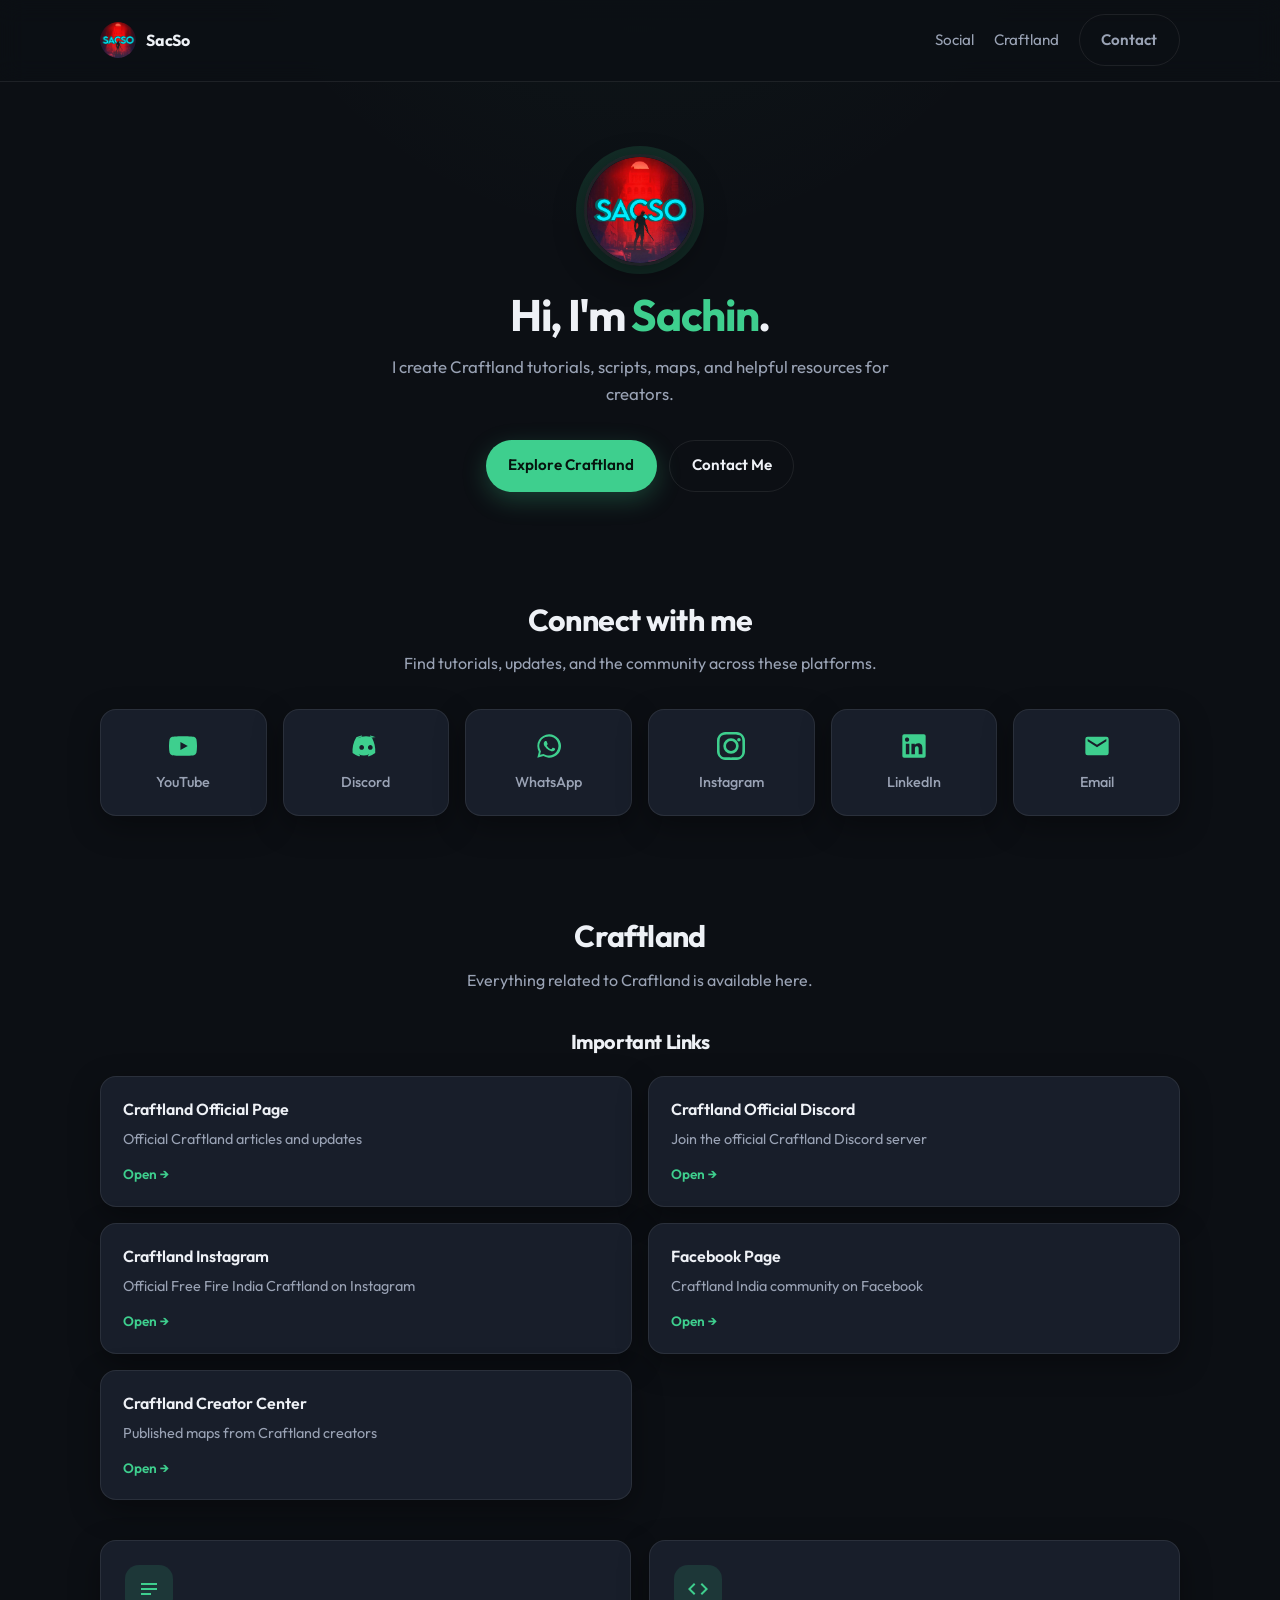
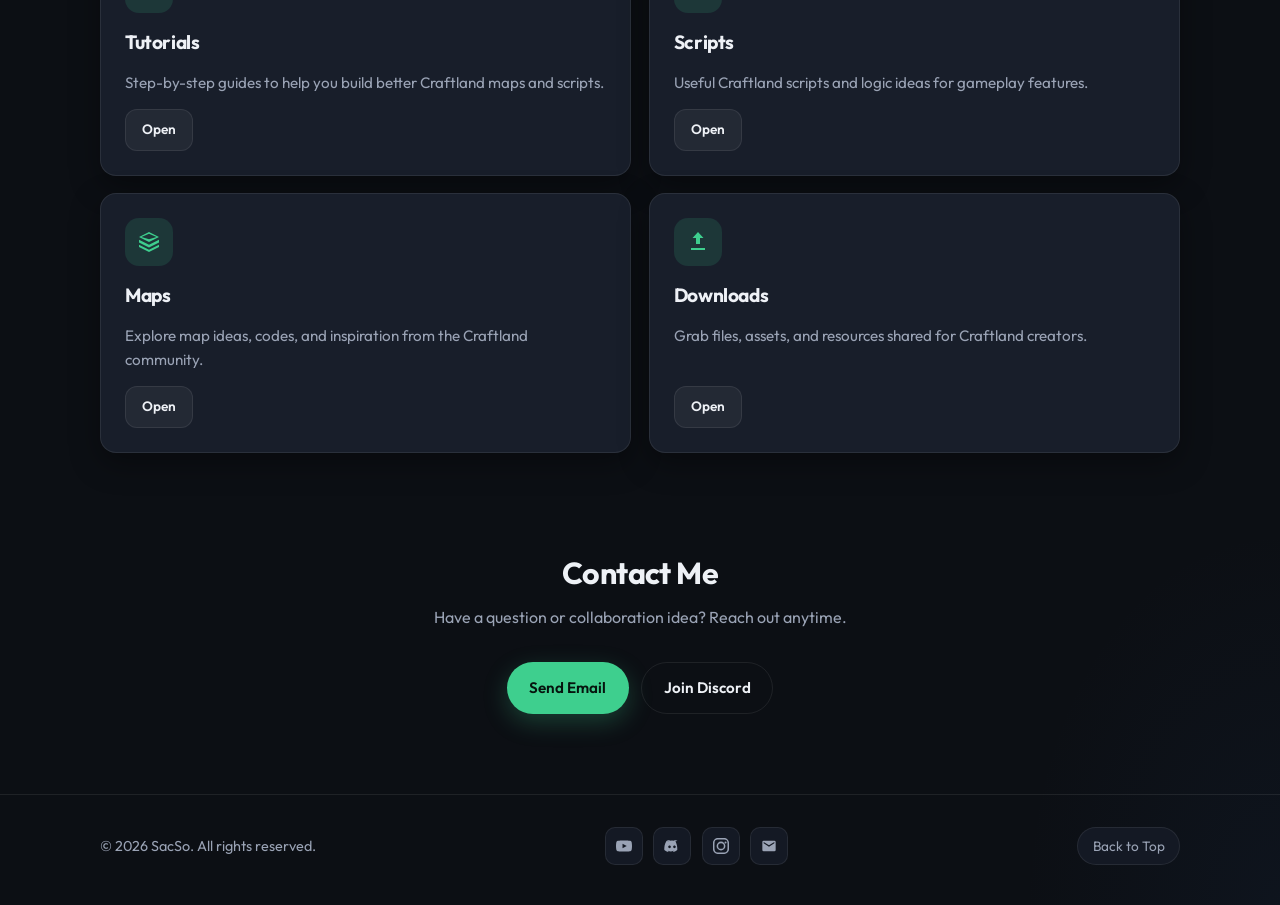
<file: index.html>
<!DOCTYPE html>
<html lang="en">
<head>
  <meta charset="UTF-8" />
  <meta name="viewport" content="width=device-width, initial-scale=1.0, viewport-fit=cover" />
  <meta name="theme-color" content="#0c0f14" />
  <meta name="description" content="Sachin (SacSo) — Craftland tutorials, scripts, maps, and resources." />
  <title>SacSo | Craftland Creator</title>
  <link rel="icon" href="image/circle%20logo.png" type="image/png" />
  <link rel="preconnect" href="https://fonts.googleapis.com" />
  <link rel="preconnect" href="https://fonts.gstatic.com" crossorigin />
  <link href="https://fonts.googleapis.com/css2?family=Outfit:wght@400;500;600;700&display=swap" rel="stylesheet" />
  <link rel="stylesheet" href="style.css" />
</head>
<body>
  <header class="site-header">
    <div class="container nav">
      <a class="nav-brand" href="index.html">
        <img src="image/circle%20logo.png" alt="SacSo logo" width="36" height="36" />
        SacSo
      </a>
      <nav class="nav-links" aria-label="Main">
        <a href="#social">Social</a>
        <a href="#craftland">Craftland</a>
        <a class="nav-cta btn btn-ghost" href="#contact">Contact</a>
      </nav>
    </div>
  </header>

  <main>
    <section class="hero container">
      <img
        class="hero-avatar"
        src="image/circle%20logo.png"
        alt="Sachin profile"
        width="112"
        height="112"
      />
      <h1>Hi, I'm <span>Sachin</span>.</h1>
      <p class="hero-intro">
        I create Craftland tutorials, scripts, maps, and helpful resources for creators.
      </p>
      <div class="hero-actions">
        <a class="btn btn-primary" href="#craftland">Explore Craftland</a>
        <a class="btn btn-ghost" href="#contact">Contact Me</a>
      </div>
    </section>

    <section class="section" id="social">
      <div class="container">
        <div class="section-header">
          <h2>Connect with me</h2>
          <p>Find tutorials, updates, and the community across these platforms.</p>
        </div>
        <div class="social-grid">
          <a class="social-card" href="https://youtube.com/@iamsacso" target="_blank" rel="noopener noreferrer">
            <svg viewBox="0 0 24 24" aria-hidden="true"><path d="M23.5 6.2a3 3 0 0 0-2.1-2.1C19.5 3.6 12 3.6 12 3.6s-7.5 0-9.4.5A3 3 0 0 0 .5 6.2 31.5 31.5 0 0 0 0 12a31.5 31.5 0 0 0 .5 5.8 3 3 0 0 0 2.1 2.1c1.9.5 9.4.5 9.4.5s7.5 0 9.4-.5a3 3 0 0 0 2.1-2.1A31.5 31.5 0 0 0 24 12a31.5 31.5 0 0 0-.5-5.8zM9.8 15.5v-7l6.3 3.5-6.3 3.5z"/></svg>
            <span>YouTube</span>
          </a>
          <a class="social-card" href="https://discord.gg/WEeC9bfNwJ" target="_blank" rel="noopener noreferrer">
            <svg viewBox="0 0 24 24" aria-hidden="true"><path d="M20.3 4.4A19 19 0 0 0 15.6 3l-.3.6a17.4 17.4 0 0 1 4.1 2 16.2 16.2 0 0 0-14.8 0 17.4 17.4 0 0 1 4.1-2L8.4 3a19 19 0 0 0-4.7 1.4C.9 9.1.2 13.6.5 18.1A19.2 19.2 0 0 0 6.2 21l.8-1a12.5 12.5 0 0 1-1.3-.6l.3-.2c2.7 1.3 5.7 1.3 8.4 0l.3.2c-.4.2-.9.5-1.3.6l.8 1a19.2 19.2 0 0 0 5.7-2.9c.4-4.8-.7-9.2-2.9-13.7zM8.3 15.3c-1.1 0-2-.9-2-2.1s.9-2.1 2-2.1 2 1 2 2.1-.9 2.1-2 2.1zm7.4 0c-1.1 0-2-.9-2-2.1s.9-2.1 2-2.1 2 1 2 2.1-.9 2.1-2 2.1z"/></svg>
            <span>Discord</span>
          </a>
          <a class="social-card" href="https://whatsapp.com/channel/0029Va52VjJ7tkjB2gpk4F2D" target="_blank" rel="noopener noreferrer">
            <svg viewBox="0 0 24 24" aria-hidden="true"><path d="M17.5 14.4c-.3-.1-1.6-.8-1.8-.9-.3-.1-.4-.1-.6.1s-.7.9-.8 1c-.2.1-.3.2-.6.1-1.5-.7-2.5-1.3-3.5-3-.2-.4.2-.4.6-1.2.1-.1 0-.3 0-.4l-.8-1.9c-.2-.5-.4-.4-.6-.4h-.5c-.2 0-.4.1-.6.3-.2.2-.8.8-.8 1.9s.8 2.2.9 2.3c.1.2 1.7 2.6 4.1 3.6.6.2 1 .4 1.4.5.6.2 1.1.2 1.5.1.5-.1 1.5-.6 1.7-1.2.2-.6.2-1.1.1-1.2-.1 0-.3-.1-.6-.2zM12 2a10 10 0 0 0-8.7 14.9L2 22l5.2-1.4A10 10 0 1 0 12 2zm0 18.2c-1.5 0-3-.4-4.3-1.2l-.3-.2-3.1.8.8-3-.2-.3A8.2 8.2 0 1 1 12 20.2z"/></svg>
            <span>WhatsApp</span>
          </a>
          <a class="social-card" href="https://www.instagram.com/iamsacso" target="_blank" rel="noopener noreferrer">
            <svg viewBox="0 0 24 24" aria-hidden="true"><path d="M12 2.2c3.2 0 3.6 0 4.9.1 3.2.1 4.7 1.7 4.8 4.8.1 1.3.1 1.7.1 4.9s0 3.6-.1 4.9c-.1 3.1-1.6 4.7-4.8 4.8-1.3.1-1.7.1-4.9.1s-3.6 0-4.9-.1c-3.2-.1-4.7-1.7-4.8-4.8C2.2 15.6 2.2 15.2 2.2 12s0-3.6.1-4.9C2.4 3.9 4 2.4 7.1 2.3 8.4 2.2 8.8 2.2 12 2.2m0-2.2C8.7 0 8.3 0 7 0 3.4.1.1 3.4 0 7v10c.1 3.6 3.4 6.9 7 7h10c3.6-.1 6.9-3.4 7-7V7c-.1-3.6-3.4-6.9-7-7H12zm0 5.4a6.6 6.6 0 1 0 0 13.2 6.6 6.6 0 0 0 0-13.2zm0 10.9a4.3 4.3 0 1 1 0-8.6 4.3 4.3 0 0 1 0 8.6zm6.8-11.2a1.5 1.5 0 1 0 0 3.1 1.5 1.5 0 0 0 0-3.1z"/></svg>
            <span>Instagram</span>
          </a>
          <a class="social-card" href="https://www.linkedin.com/in/sachin-kumar-71197a166" target="_blank" rel="noopener noreferrer">
            <svg viewBox="0 0 24 24" aria-hidden="true"><path d="M20.5 2h-17A1.5 1.5 0 0 0 2 3.5v17A1.5 1.5 0 0 0 3.5 22h17a1.5 1.5 0 0 0 1.5-1.5v-17A1.5 1.5 0 0 0 20.5 2zM8 19H5v-9h3v9zM6.5 8.3A1.8 1.8 0 1 1 6.5 4.8a1.8 1.8 0 0 1 0 3.5zM19 19h-3v-4.4c0-1.1 0-2.4-1.5-2.4s-1.7 1.2-1.7 2.3V19h-3v-9h2.9v1.2h.1c.4-.8 1.4-1.5 2.8-1.5 3 0 3.6 2 3.6 4.5V19z"/></svg>
            <span>LinkedIn</span>
          </a>
          <a class="social-card" href="mailto:sacsomanyt@gmail.com">
            <svg viewBox="0 0 24 24" aria-hidden="true"><path d="M20 4H4a2 2 0 0 0-2 2v12a2 2 0 0 0 2 2h16a2 2 0 0 0 2-2V6a2 2 0 0 0-2-2zm0 4-8 5L4 8V6l8 5 8-5v2z"/></svg>
            <span>Email</span>
          </a>
        </div>
      </div>
    </section>

    <section class="section" id="craftland">
      <div class="container">
        <div class="section-header">
          <h2>Craftland</h2>
          <p>Everything related to Craftland is available here.</p>
        </div>

        <div class="important-links">
          <h3 class="important-title">Important Links</h3>
          <div class="important-grid">
            <a
              class="important-card"
              href="https://ffcraftland.garena.com/en/article/96"
              target="_blank"
              rel="noopener noreferrer"
            >
              <span class="important-label">Craftland Official Page</span>
              <span class="important-desc">Official Craftland articles and updates</span>
              <span class="important-action">Open →</span>
            </a>
            <a
              class="important-card"
              href="https://discord.com/invite/xjup9J2uyF"
              target="_blank"
              rel="noopener noreferrer"
            >
              <span class="important-label">Craftland Official Discord</span>
              <span class="important-desc">Join the official Craftland Discord server</span>
              <span class="important-action">Open →</span>
            </a>
            <a
              class="important-card"
              href="https://www.instagram.com/freefireindiacraftland"
              target="_blank"
              rel="noopener noreferrer"
            >
              <span class="important-label">Craftland Instagram</span>
              <span class="important-desc">Official Free Fire India Craftland on Instagram</span>
              <span class="important-action">Open →</span>
            </a>
            <a
              class="important-card"
              href="https://www.facebook.com/groups/craftlandindia"
              target="_blank"
              rel="noopener noreferrer"
            >
              <span class="important-label">Facebook Page</span>
              <span class="important-desc">Craftland India community on Facebook</span>
              <span class="important-action">Open →</span>
            </a>
            <a
              class="important-card"
              href="https://craftland.garena.com/en/projects"
              target="_blank"
              rel="noopener noreferrer"
            >
              <span class="important-label">Craftland Creator Center</span>
              <span class="important-desc">Published maps from Craftland creators</span>
              <span class="important-action">Open →</span>
            </a>
          </div>
        </div>

        <div class="craftland-grid">
          <article class="feature-card">
            <div class="feature-icon" aria-hidden="true">
              <svg viewBox="0 0 24 24"><path d="M4 6h16v2H4V6zm0 5h16v2H4v-2zm0 5h10v2H4v-2z"/></svg>
            </div>
            <h3>Tutorials</h3>
            <p>Step-by-step guides to help you build better Craftland maps and scripts.</p>
            <a class="btn" href="tutorials.html">Open</a>
          </article>

          <article class="feature-card">
            <div class="feature-icon" aria-hidden="true">
              <svg viewBox="0 0 24 24"><path d="M9.4 16.6 4.8 12l4.6-4.6L8 6l-6 6 6 6 1.4-1.4zm5.2 0L19.2 12l-4.6-4.6L16 6l6 6-6 6-1.4-1.4z"/></svg>
            </div>
            <h3>Scripts</h3>
            <p>Useful Craftland scripts and logic ideas for gameplay features.</p>
            <a class="btn" href="scripts.html">Open</a>
          </article>

          <article class="feature-card">
            <div class="feature-icon" aria-hidden="true">
              <svg viewBox="0 0 24 24"><path d="M12 2 2 7l10 5 10-5-10-5zm0 7.2L4.5 7 12 3.8 19.5 7 12 9.2zM2 17l10 5 10-5v-2.2l-10 5-10-5V17z"/><path d="M2 12.4 12 17.4l10-5V9.8l-10 5-10-5v2.6z"/></svg>
            </div>
            <h3>Maps</h3>
            <p>Explore map ideas, codes, and inspiration from the Craftland community.</p>
            <a class="btn" href="maps.html">Open</a>
          </article>

          <article class="feature-card">
            <div class="feature-icon" aria-hidden="true">
              <svg viewBox="0 0 24 24"><path d="M5 20h14v-2H5v2zm7-18-5.5 6h3.5v6h4v-6h3.5L12 2z"/></svg>
            </div>
            <h3>Downloads</h3>
            <p>Grab files, assets, and resources shared for Craftland creators.</p>
            <a class="btn" href="downloads.html">Open</a>
          </article>
        </div>
      </div>
    </section>

    <section class="section" id="contact">
      <div class="container" style="text-align: center;">
        <div class="section-header">
          <h2>Contact Me</h2>
          <p>Have a question or collaboration idea? Reach out anytime.</p>
        </div>
        <div class="hero-actions">
          <a class="btn btn-primary" href="mailto:sacsomanyt@gmail.com">Send Email</a>
          <a class="btn btn-ghost" href="https://discord.gg/WEeC9bfNwJ" target="_blank" rel="noopener noreferrer">Join Discord</a>
        </div>
      </div>
    </section>
  </main>

  <footer class="site-footer">
    <div class="container footer-inner">
      <p class="footer-copy">© <span id="year"></span> SacSo. All rights reserved.</p>
      <div class="footer-social" aria-label="Footer social links">
        <a href="https://youtube.com/@iamsacso" target="_blank" rel="noopener noreferrer" aria-label="YouTube">
          <svg viewBox="0 0 24 24"><path d="M23.5 6.2a3 3 0 0 0-2.1-2.1C19.5 3.6 12 3.6 12 3.6s-7.5 0-9.4.5A3 3 0 0 0 .5 6.2 31.5 31.5 0 0 0 0 12a31.5 31.5 0 0 0 .5 5.8 3 3 0 0 0 2.1 2.1c1.9.5 9.4.5 9.4.5s7.5 0 9.4-.5a3 3 0 0 0 2.1-2.1A31.5 31.5 0 0 0 24 12a31.5 31.5 0 0 0-.5-5.8zM9.8 15.5v-7l6.3 3.5-6.3 3.5z"/></svg>
        </a>
        <a href="https://discord.gg/WEeC9bfNwJ" target="_blank" rel="noopener noreferrer" aria-label="Discord">
          <svg viewBox="0 0 24 24"><path d="M20.3 4.4A19 19 0 0 0 15.6 3l-.3.6a17.4 17.4 0 0 1 4.1 2 16.2 16.2 0 0 0-14.8 0 17.4 17.4 0 0 1 4.1-2L8.4 3a19 19 0 0 0-4.7 1.4C.9 9.1.2 13.6.5 18.1A19.2 19.2 0 0 0 6.2 21l.8-1a12.5 12.5 0 0 1-1.3-.6l.3-.2c2.7 1.3 5.7 1.3 8.4 0l.3.2c-.4.2-.9.5-1.3.6l.8 1a19.2 19.2 0 0 0 5.7-2.9c.4-4.8-.7-9.2-2.9-13.7zM8.3 15.3c-1.1 0-2-.9-2-2.1s.9-2.1 2-2.1 2 1 2 2.1-.9 2.1-2 2.1zm7.4 0c-1.1 0-2-.9-2-2.1s.9-2.1 2-2.1 2 1 2 2.1-.9 2.1-2 2.1z"/></svg>
        </a>
        <a href="https://www.instagram.com/iamsacso" target="_blank" rel="noopener noreferrer" aria-label="Instagram">
          <svg viewBox="0 0 24 24"><path d="M12 2.2c3.2 0 3.6 0 4.9.1 3.2.1 4.7 1.7 4.8 4.8.1 1.3.1 1.7.1 4.9s0 3.6-.1 4.9c-.1 3.1-1.6 4.7-4.8 4.8-1.3.1-1.7.1-4.9.1s-3.6 0-4.9-.1c-3.2-.1-4.7-1.7-4.8-4.8C2.2 15.6 2.2 15.2 2.2 12s0-3.6.1-4.9C2.4 3.9 4 2.4 7.1 2.3 8.4 2.2 8.8 2.2 12 2.2m0-2.2C8.7 0 8.3 0 7 0 3.4.1.1 3.4 0 7v10c.1 3.6 3.4 6.9 7 7h10c3.6-.1 6.9-3.4 7-7V7c-.1-3.6-3.4-6.9-7-7H12zm0 5.4a6.6 6.6 0 1 0 0 13.2 6.6 6.6 0 0 0 0-13.2zm0 10.9a4.3 4.3 0 1 1 0-8.6 4.3 4.3 0 0 1 0 8.6zm6.8-11.2a1.5 1.5 0 1 0 0 3.1 1.5 1.5 0 0 0 0-3.1z"/></svg>
        </a>
        <a href="mailto:sacsomanyt@gmail.com" aria-label="Email">
          <svg viewBox="0 0 24 24"><path d="M20 4H4a2 2 0 0 0-2 2v12a2 2 0 0 0 2 2h16a2 2 0 0 0 2-2V6a2 2 0 0 0-2-2zm0 4-8 5L4 8V6l8 5 8-5v2z"/></svg>
        </a>
      </div>
      <button class="back-top" id="back-top" type="button">Back to Top</button>
    </div>
  </footer>

  <script src="main.js"></script>
</body>
</html>
</file>
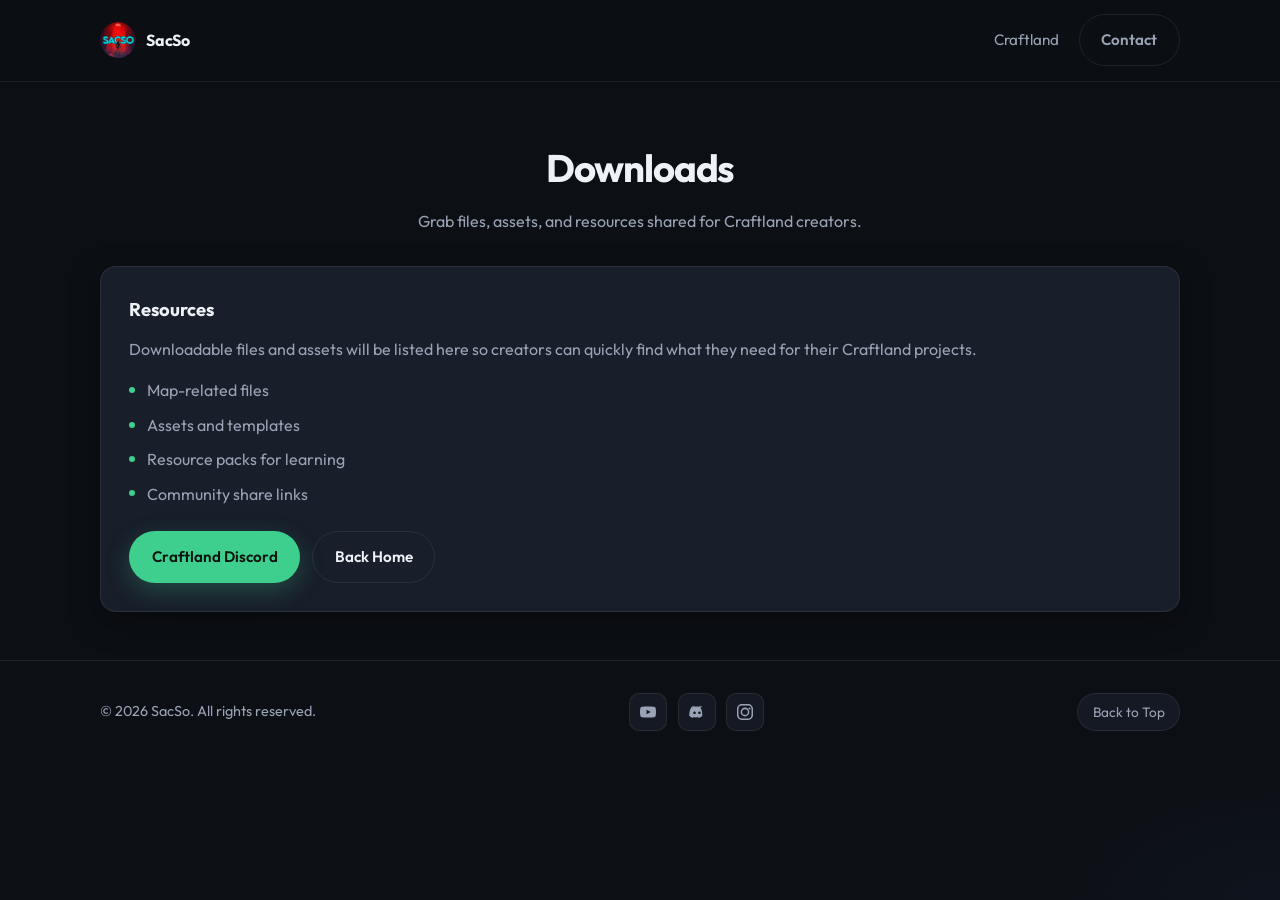
<file: downloads.html>
<!DOCTYPE html>
<html lang="en">
<head>
  <meta charset="UTF-8" />
  <meta name="viewport" content="width=device-width, initial-scale=1.0, viewport-fit=cover" />
  <meta name="theme-color" content="#0c0f14" />
  <meta name="description" content="Craftland downloads by SacSo — files, assets, and resources." />
  <title>Downloads | SacSo</title>
  <link rel="icon" href="image/circle%20logo.png" type="image/png" />
  <link rel="preconnect" href="https://fonts.googleapis.com" />
  <link rel="preconnect" href="https://fonts.gstatic.com" crossorigin />
  <link href="https://fonts.googleapis.com/css2?family=Outfit:wght@400;500;600;700&display=swap" rel="stylesheet" />
  <link rel="stylesheet" href="style.css" />
</head>
<body>
  <header class="site-header">
    <div class="container nav">
      <a class="nav-brand" href="index.html">
        <img src="image/circle%20logo.png" alt="SacSo logo" width="36" height="36" />
        SacSo
      </a>
      <nav class="nav-links" aria-label="Main">
        <a href="index.html#craftland">Craftland</a>
        <a class="nav-cta btn btn-ghost" href="index.html#contact">Contact</a>
      </nav>
    </div>
  </header>

  <main class="container">
    <section class="page-hero">
      <h1>Downloads</h1>
      <p>Grab files, assets, and resources shared for Craftland creators.</p>
    </section>

    <div class="content-box">
      <h2>Resources</h2>
      <p>
        Downloadable files and assets will be listed here so creators can
        quickly find what they need for their Craftland projects.
      </p>
      <ul>
        <li>Map-related files</li>
        <li>Assets and templates</li>
        <li>Resource packs for learning</li>
        <li>Community share links</li>
      </ul>
      <div class="hero-actions" style="margin-top: 1.5rem; justify-content: flex-start;">
        <a class="btn btn-primary" href="https://discord.gg/WEeC9bfNwJ" target="_blank" rel="noopener noreferrer">Craftland Discord</a>
        <a class="btn btn-ghost" href="index.html">Back Home</a>
      </div>
    </div>
  </main>

  <footer class="site-footer">
    <div class="container footer-inner">
      <p class="footer-copy">© <span id="year"></span> SacSo. All rights reserved.</p>
      <div class="footer-social" aria-label="Footer social links">
        <a href="https://youtube.com/@iamsacso" target="_blank" rel="noopener noreferrer" aria-label="YouTube">
          <svg viewBox="0 0 24 24"><path d="M23.5 6.2a3 3 0 0 0-2.1-2.1C19.5 3.6 12 3.6 12 3.6s-7.5 0-9.4.5A3 3 0 0 0 .5 6.2 31.5 31.5 0 0 0 0 12a31.5 31.5 0 0 0 .5 5.8 3 3 0 0 0 2.1 2.1c1.9.5 9.4.5 9.4.5s7.5 0 9.4-.5a3 3 0 0 0 2.1-2.1A31.5 31.5 0 0 0 24 12a31.5 31.5 0 0 0-.5-5.8zM9.8 15.5v-7l6.3 3.5-6.3 3.5z"/></svg>
        </a>
        <a href="https://discord.gg/WEeC9bfNwJ" target="_blank" rel="noopener noreferrer" aria-label="Discord">
          <svg viewBox="0 0 24 24"><path d="M20.3 4.4A19 19 0 0 0 15.6 3l-.3.6a17.4 17.4 0 0 1 4.1 2 16.2 16.2 0 0 0-14.8 0 17.4 17.4 0 0 1 4.1-2L8.4 3a19 19 0 0 0-4.7 1.4C.9 9.1.2 13.6.5 18.1A19.2 19.2 0 0 0 6.2 21l.8-1a12.5 12.5 0 0 1-1.3-.6l.3-.2c2.7 1.3 5.7 1.3 8.4 0l.3.2c-.4.2-.9.5-1.3.6l.8 1a19.2 19.2 0 0 0 5.7-2.9c.4-4.8-.7-9.2-2.9-13.7zM8.3 15.3c-1.1 0-2-.9-2-2.1s.9-2.1 2-2.1 2 1 2 2.1-.9 2.1-2 2.1zm7.4 0c-1.1 0-2-.9-2-2.1s.9-2.1 2-2.1 2 1 2 2.1-.9 2.1-2 2.1z"/></svg>
        </a>
        <a href="https://www.instagram.com/iamsacso" target="_blank" rel="noopener noreferrer" aria-label="Instagram">
          <svg viewBox="0 0 24 24"><path d="M12 2.2c3.2 0 3.6 0 4.9.1 3.2.1 4.7 1.7 4.8 4.8.1 1.3.1 1.7.1 4.9s0 3.6-.1 4.9c-.1 3.1-1.6 4.7-4.8 4.8-1.3.1-1.7.1-4.9.1s-3.6 0-4.9-.1c-3.2-.1-4.7-1.7-4.8-4.8C2.2 15.6 2.2 15.2 2.2 12s0-3.6.1-4.9C2.4 3.9 4 2.4 7.1 2.3 8.4 2.2 8.8 2.2 12 2.2m0-2.2C8.7 0 8.3 0 7 0 3.4.1.1 3.4 0 7v10c.1 3.6 3.4 6.9 7 7h10c3.6-.1 6.9-3.4 7-7V7c-.1-3.6-3.4-6.9-7-7H12zm0 5.4a6.6 6.6 0 1 0 0 13.2 6.6 6.6 0 0 0 0-13.2zm0 10.9a4.3 4.3 0 1 1 0-8.6 4.3 4.3 0 0 1 0 8.6zm6.8-11.2a1.5 1.5 0 1 0 0 3.1 1.5 1.5 0 0 0 0-3.1z"/></svg>
        </a>
      </div>
      <button class="back-top" id="back-top" type="button">Back to Top</button>
    </div>
  </footer>

  <script src="main.js"></script>
</body>
</html>
</file>
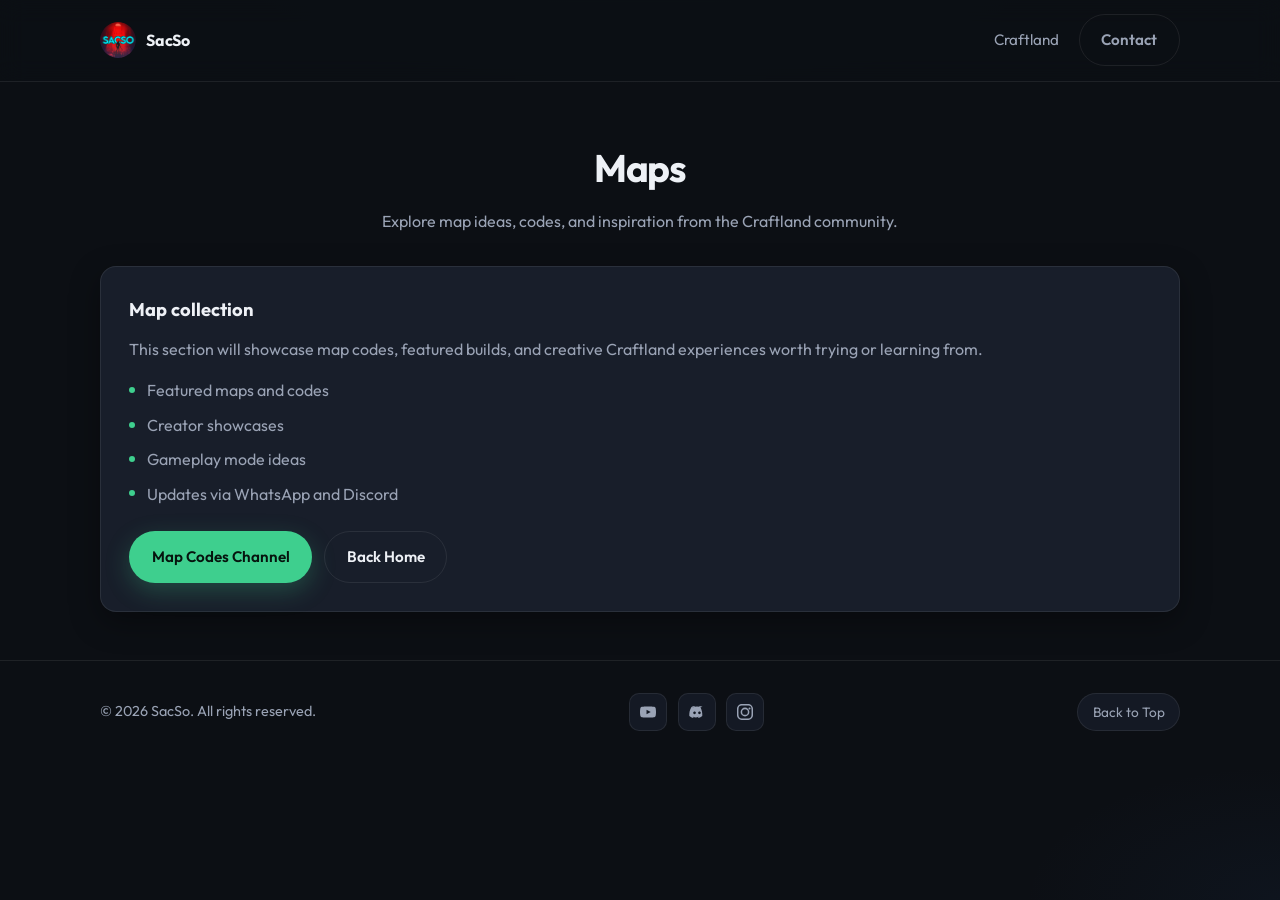
<file: maps.html>
<!DOCTYPE html>
<html lang="en">
<head>
  <meta charset="UTF-8" />
  <meta name="viewport" content="width=device-width, initial-scale=1.0, viewport-fit=cover" />
  <meta name="theme-color" content="#0c0f14" />
  <meta name="description" content="Craftland maps by SacSo — map ideas, codes, and inspiration." />
  <title>Maps | SacSo</title>
  <link rel="icon" href="image/circle%20logo.png" type="image/png" />
  <link rel="preconnect" href="https://fonts.googleapis.com" />
  <link rel="preconnect" href="https://fonts.gstatic.com" crossorigin />
  <link href="https://fonts.googleapis.com/css2?family=Outfit:wght@400;500;600;700&display=swap" rel="stylesheet" />
  <link rel="stylesheet" href="style.css" />
</head>
<body>
  <header class="site-header">
    <div class="container nav">
      <a class="nav-brand" href="index.html">
        <img src="image/circle%20logo.png" alt="SacSo logo" width="36" height="36" />
        SacSo
      </a>
      <nav class="nav-links" aria-label="Main">
        <a href="index.html#craftland">Craftland</a>
        <a class="nav-cta btn btn-ghost" href="index.html#contact">Contact</a>
      </nav>
    </div>
  </header>

  <main class="container">
    <section class="page-hero">
      <h1>Maps</h1>
      <p>Explore map ideas, codes, and inspiration from the Craftland community.</p>
    </section>

    <div class="content-box">
      <h2>Map collection</h2>
      <p>
        This section will showcase map codes, featured builds, and creative
        Craftland experiences worth trying or learning from.
      </p>
      <ul>
        <li>Featured maps and codes</li>
        <li>Creator showcases</li>
        <li>Gameplay mode ideas</li>
        <li>Updates via WhatsApp and Discord</li>
      </ul>
      <div class="hero-actions" style="margin-top: 1.5rem; justify-content: flex-start;">
        <a class="btn btn-primary" href="https://whatsapp.com/channel/0029Va52VjJ7tkjB2gpk4F2D" target="_blank" rel="noopener noreferrer">Map Codes Channel</a>
        <a class="btn btn-ghost" href="index.html">Back Home</a>
      </div>
    </div>
  </main>

  <footer class="site-footer">
    <div class="container footer-inner">
      <p class="footer-copy">© <span id="year"></span> SacSo. All rights reserved.</p>
      <div class="footer-social" aria-label="Footer social links">
        <a href="https://youtube.com/@iamsacso" target="_blank" rel="noopener noreferrer" aria-label="YouTube">
          <svg viewBox="0 0 24 24"><path d="M23.5 6.2a3 3 0 0 0-2.1-2.1C19.5 3.6 12 3.6 12 3.6s-7.5 0-9.4.5A3 3 0 0 0 .5 6.2 31.5 31.5 0 0 0 0 12a31.5 31.5 0 0 0 .5 5.8 3 3 0 0 0 2.1 2.1c1.9.5 9.4.5 9.4.5s7.5 0 9.4-.5a3 3 0 0 0 2.1-2.1A31.5 31.5 0 0 0 24 12a31.5 31.5 0 0 0-.5-5.8zM9.8 15.5v-7l6.3 3.5-6.3 3.5z"/></svg>
        </a>
        <a href="https://discord.gg/WEeC9bfNwJ" target="_blank" rel="noopener noreferrer" aria-label="Discord">
          <svg viewBox="0 0 24 24"><path d="M20.3 4.4A19 19 0 0 0 15.6 3l-.3.6a17.4 17.4 0 0 1 4.1 2 16.2 16.2 0 0 0-14.8 0 17.4 17.4 0 0 1 4.1-2L8.4 3a19 19 0 0 0-4.7 1.4C.9 9.1.2 13.6.5 18.1A19.2 19.2 0 0 0 6.2 21l.8-1a12.5 12.5 0 0 1-1.3-.6l.3-.2c2.7 1.3 5.7 1.3 8.4 0l.3.2c-.4.2-.9.5-1.3.6l.8 1a19.2 19.2 0 0 0 5.7-2.9c.4-4.8-.7-9.2-2.9-13.7zM8.3 15.3c-1.1 0-2-.9-2-2.1s.9-2.1 2-2.1 2 1 2 2.1-.9 2.1-2 2.1zm7.4 0c-1.1 0-2-.9-2-2.1s.9-2.1 2-2.1 2 1 2 2.1-.9 2.1-2 2.1z"/></svg>
        </a>
        <a href="https://www.instagram.com/iamsacso" target="_blank" rel="noopener noreferrer" aria-label="Instagram">
          <svg viewBox="0 0 24 24"><path d="M12 2.2c3.2 0 3.6 0 4.9.1 3.2.1 4.7 1.7 4.8 4.8.1 1.3.1 1.7.1 4.9s0 3.6-.1 4.9c-.1 3.1-1.6 4.7-4.8 4.8-1.3.1-1.7.1-4.9.1s-3.6 0-4.9-.1c-3.2-.1-4.7-1.7-4.8-4.8C2.2 15.6 2.2 15.2 2.2 12s0-3.6.1-4.9C2.4 3.9 4 2.4 7.1 2.3 8.4 2.2 8.8 2.2 12 2.2m0-2.2C8.7 0 8.3 0 7 0 3.4.1.1 3.4 0 7v10c.1 3.6 3.4 6.9 7 7h10c3.6-.1 6.9-3.4 7-7V7c-.1-3.6-3.4-6.9-7-7H12zm0 5.4a6.6 6.6 0 1 0 0 13.2 6.6 6.6 0 0 0 0-13.2zm0 10.9a4.3 4.3 0 1 1 0-8.6 4.3 4.3 0 0 1 0 8.6zm6.8-11.2a1.5 1.5 0 1 0 0 3.1 1.5 1.5 0 0 0 0-3.1z"/></svg>
        </a>
      </div>
      <button class="back-top" id="back-top" type="button">Back to Top</button>
    </div>
  </footer>

  <script src="main.js"></script>
</body>
</html>
</file>
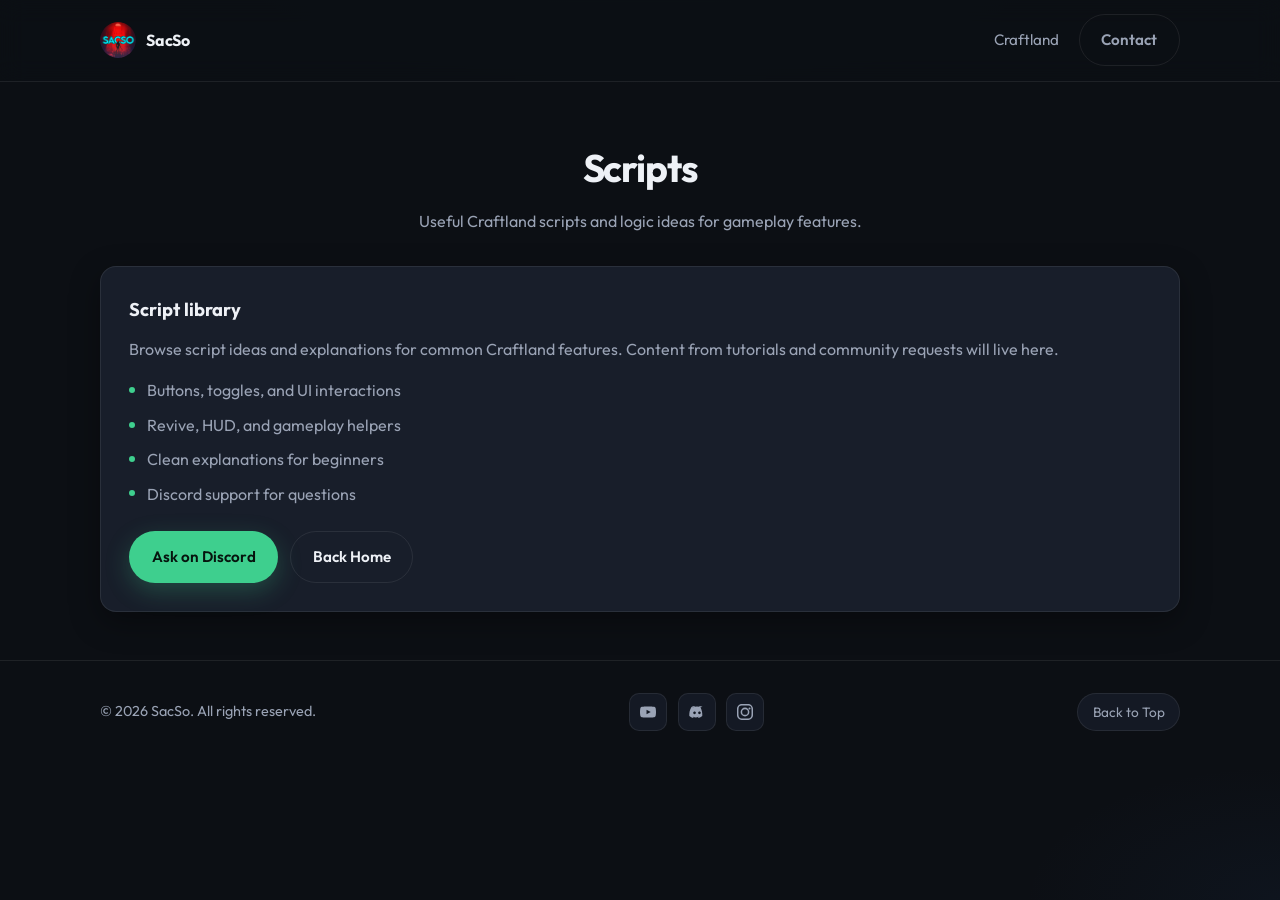
<file: scripts.html>
<!DOCTYPE html>
<html lang="en">
<head>
  <meta charset="UTF-8" />
  <meta name="viewport" content="width=device-width, initial-scale=1.0, viewport-fit=cover" />
  <meta name="theme-color" content="#0c0f14" />
  <meta name="description" content="Craftland scripts by SacSo — useful gameplay logic and examples." />
  <title>Scripts | SacSo</title>
  <link rel="icon" href="image/circle%20logo.png" type="image/png" />
  <link rel="preconnect" href="https://fonts.googleapis.com" />
  <link rel="preconnect" href="https://fonts.gstatic.com" crossorigin />
  <link href="https://fonts.googleapis.com/css2?family=Outfit:wght@400;500;600;700&display=swap" rel="stylesheet" />
  <link rel="stylesheet" href="style.css" />
</head>
<body>
  <header class="site-header">
    <div class="container nav">
      <a class="nav-brand" href="index.html">
        <img src="image/circle%20logo.png" alt="SacSo logo" width="36" height="36" />
        SacSo
      </a>
      <nav class="nav-links" aria-label="Main">
        <a href="index.html#craftland">Craftland</a>
        <a class="nav-cta btn btn-ghost" href="index.html#contact">Contact</a>
      </nav>
    </div>
  </header>

  <main class="container">
    <section class="page-hero">
      <h1>Scripts</h1>
      <p>Useful Craftland scripts and logic ideas for gameplay features.</p>
    </section>

    <div class="content-box">
      <h2>Script library</h2>
      <p>
        Browse script ideas and explanations for common Craftland features.
        Content from tutorials and community requests will live here.
      </p>
      <ul>
        <li>Buttons, toggles, and UI interactions</li>
        <li>Revive, HUD, and gameplay helpers</li>
        <li>Clean explanations for beginners</li>
        <li>Discord support for questions</li>
      </ul>
      <div class="hero-actions" style="margin-top: 1.5rem; justify-content: flex-start;">
        <a class="btn btn-primary" href="https://discord.gg/WEeC9bfNwJ" target="_blank" rel="noopener noreferrer">Ask on Discord</a>
        <a class="btn btn-ghost" href="index.html">Back Home</a>
      </div>
    </div>
  </main>

  <footer class="site-footer">
    <div class="container footer-inner">
      <p class="footer-copy">© <span id="year"></span> SacSo. All rights reserved.</p>
      <div class="footer-social" aria-label="Footer social links">
        <a href="https://youtube.com/@iamsacso" target="_blank" rel="noopener noreferrer" aria-label="YouTube">
          <svg viewBox="0 0 24 24"><path d="M23.5 6.2a3 3 0 0 0-2.1-2.1C19.5 3.6 12 3.6 12 3.6s-7.5 0-9.4.5A3 3 0 0 0 .5 6.2 31.5 31.5 0 0 0 0 12a31.5 31.5 0 0 0 .5 5.8 3 3 0 0 0 2.1 2.1c1.9.5 9.4.5 9.4.5s7.5 0 9.4-.5a3 3 0 0 0 2.1-2.1A31.5 31.5 0 0 0 24 12a31.5 31.5 0 0 0-.5-5.8zM9.8 15.5v-7l6.3 3.5-6.3 3.5z"/></svg>
        </a>
        <a href="https://discord.gg/WEeC9bfNwJ" target="_blank" rel="noopener noreferrer" aria-label="Discord">
          <svg viewBox="0 0 24 24"><path d="M20.3 4.4A19 19 0 0 0 15.6 3l-.3.6a17.4 17.4 0 0 1 4.1 2 16.2 16.2 0 0 0-14.8 0 17.4 17.4 0 0 1 4.1-2L8.4 3a19 19 0 0 0-4.7 1.4C.9 9.1.2 13.6.5 18.1A19.2 19.2 0 0 0 6.2 21l.8-1a12.5 12.5 0 0 1-1.3-.6l.3-.2c2.7 1.3 5.7 1.3 8.4 0l.3.2c-.4.2-.9.5-1.3.6l.8 1a19.2 19.2 0 0 0 5.7-2.9c.4-4.8-.7-9.2-2.9-13.7zM8.3 15.3c-1.1 0-2-.9-2-2.1s.9-2.1 2-2.1 2 1 2 2.1-.9 2.1-2 2.1zm7.4 0c-1.1 0-2-.9-2-2.1s.9-2.1 2-2.1 2 1 2 2.1-.9 2.1-2 2.1z"/></svg>
        </a>
        <a href="https://www.instagram.com/iamsacso" target="_blank" rel="noopener noreferrer" aria-label="Instagram">
          <svg viewBox="0 0 24 24"><path d="M12 2.2c3.2 0 3.6 0 4.9.1 3.2.1 4.7 1.7 4.8 4.8.1 1.3.1 1.7.1 4.9s0 3.6-.1 4.9c-.1 3.1-1.6 4.7-4.8 4.8-1.3.1-1.7.1-4.9.1s-3.6 0-4.9-.1c-3.2-.1-4.7-1.7-4.8-4.8C2.2 15.6 2.2 15.2 2.2 12s0-3.6.1-4.9C2.4 3.9 4 2.4 7.1 2.3 8.4 2.2 8.8 2.2 12 2.2m0-2.2C8.7 0 8.3 0 7 0 3.4.1.1 3.4 0 7v10c.1 3.6 3.4 6.9 7 7h10c3.6-.1 6.9-3.4 7-7V7c-.1-3.6-3.4-6.9-7-7H12zm0 5.4a6.6 6.6 0 1 0 0 13.2 6.6 6.6 0 0 0 0-13.2zm0 10.9a4.3 4.3 0 1 1 0-8.6 4.3 4.3 0 0 1 0 8.6zm6.8-11.2a1.5 1.5 0 1 0 0 3.1 1.5 1.5 0 0 0 0-3.1z"/></svg>
        </a>
      </div>
      <button class="back-top" id="back-top" type="button">Back to Top</button>
    </div>
  </footer>

  <script src="main.js"></script>
</body>
</html>
</file>
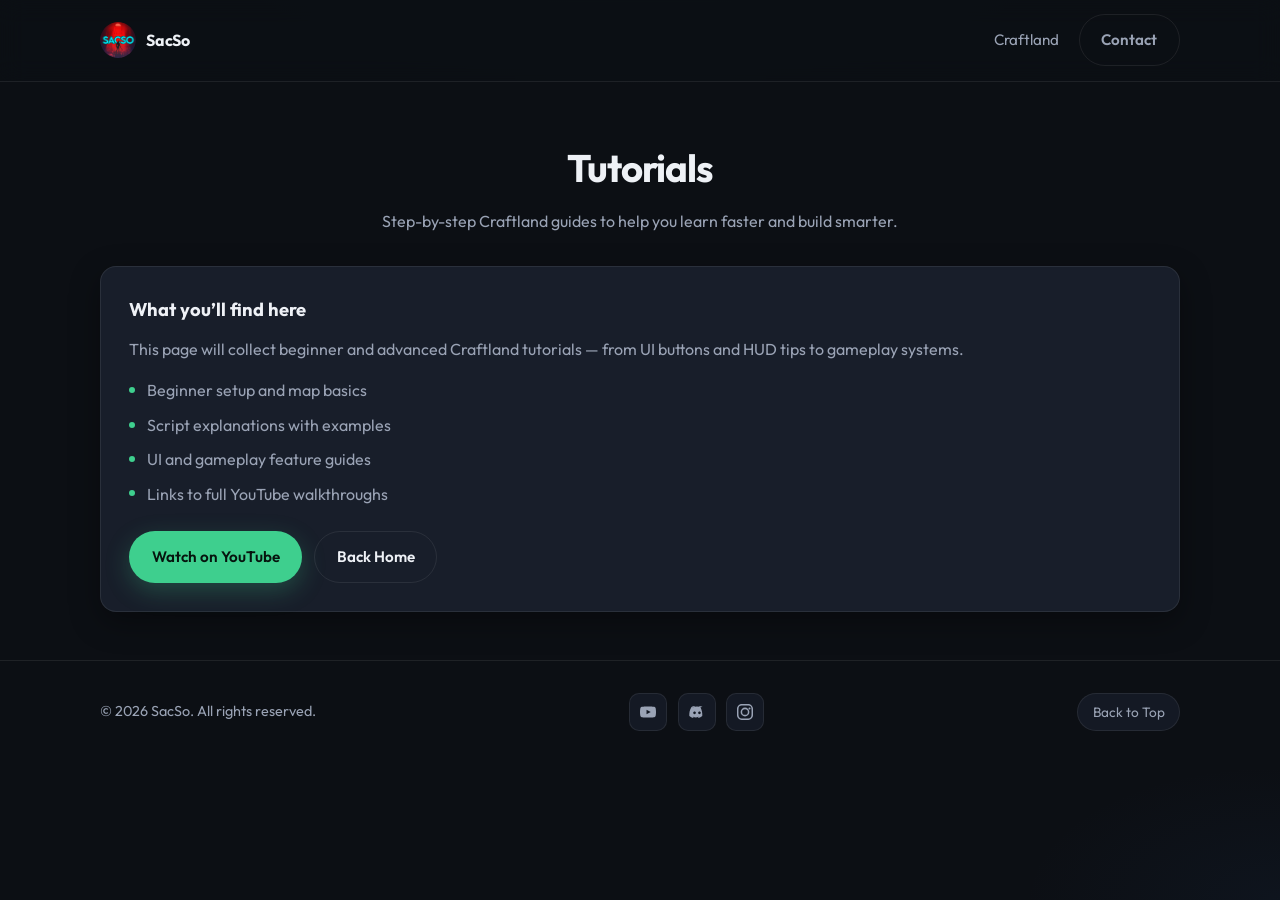
<file: tutorials.html>
<!DOCTYPE html>
<html lang="en">
<head>
  <meta charset="UTF-8" />
  <meta name="viewport" content="width=device-width, initial-scale=1.0, viewport-fit=cover" />
  <meta name="theme-color" content="#0c0f14" />
  <meta name="description" content="Craftland tutorials by SacSo — learn maps, scripts, and tools." />
  <title>Tutorials | SacSo</title>
  <link rel="icon" href="image/circle%20logo.png" type="image/png" />
  <link rel="preconnect" href="https://fonts.googleapis.com" />
  <link rel="preconnect" href="https://fonts.gstatic.com" crossorigin />
  <link href="https://fonts.googleapis.com/css2?family=Outfit:wght@400;500;600;700&display=swap" rel="stylesheet" />
  <link rel="stylesheet" href="style.css" />
</head>
<body>
  <header class="site-header">
    <div class="container nav">
      <a class="nav-brand" href="index.html">
        <img src="image/circle%20logo.png" alt="SacSo logo" width="36" height="36" />
        SacSo
      </a>
      <nav class="nav-links" aria-label="Main">
        <a href="index.html#craftland">Craftland</a>
        <a class="nav-cta btn btn-ghost" href="index.html#contact">Contact</a>
      </nav>
    </div>
  </header>

  <main class="container">
    <section class="page-hero">
      <h1>Tutorials</h1>
      <p>Step-by-step Craftland guides to help you learn faster and build smarter.</p>
    </section>

    <div class="content-box">
      <h2>What you’ll find here</h2>
      <p>
        This page will collect beginner and advanced Craftland tutorials —
        from UI buttons and HUD tips to gameplay systems.
      </p>
      <ul>
        <li>Beginner setup and map basics</li>
        <li>Script explanations with examples</li>
        <li>UI and gameplay feature guides</li>
        <li>Links to full YouTube walkthroughs</li>
      </ul>
      <div class="hero-actions" style="margin-top: 1.5rem; justify-content: flex-start;">
        <a class="btn btn-primary" href="https://youtube.com/@iamsacso" target="_blank" rel="noopener noreferrer">Watch on YouTube</a>
        <a class="btn btn-ghost" href="index.html">Back Home</a>
      </div>
    </div>
  </main>

  <footer class="site-footer">
    <div class="container footer-inner">
      <p class="footer-copy">© <span id="year"></span> SacSo. All rights reserved.</p>
      <div class="footer-social" aria-label="Footer social links">
        <a href="https://youtube.com/@iamsacso" target="_blank" rel="noopener noreferrer" aria-label="YouTube">
          <svg viewBox="0 0 24 24"><path d="M23.5 6.2a3 3 0 0 0-2.1-2.1C19.5 3.6 12 3.6 12 3.6s-7.5 0-9.4.5A3 3 0 0 0 .5 6.2 31.5 31.5 0 0 0 0 12a31.5 31.5 0 0 0 .5 5.8 3 3 0 0 0 2.1 2.1c1.9.5 9.4.5 9.4.5s7.5 0 9.4-.5a3 3 0 0 0 2.1-2.1A31.5 31.5 0 0 0 24 12a31.5 31.5 0 0 0-.5-5.8zM9.8 15.5v-7l6.3 3.5-6.3 3.5z"/></svg>
        </a>
        <a href="https://discord.gg/WEeC9bfNwJ" target="_blank" rel="noopener noreferrer" aria-label="Discord">
          <svg viewBox="0 0 24 24"><path d="M20.3 4.4A19 19 0 0 0 15.6 3l-.3.6a17.4 17.4 0 0 1 4.1 2 16.2 16.2 0 0 0-14.8 0 17.4 17.4 0 0 1 4.1-2L8.4 3a19 19 0 0 0-4.7 1.4C.9 9.1.2 13.6.5 18.1A19.2 19.2 0 0 0 6.2 21l.8-1a12.5 12.5 0 0 1-1.3-.6l.3-.2c2.7 1.3 5.7 1.3 8.4 0l.3.2c-.4.2-.9.5-1.3.6l.8 1a19.2 19.2 0 0 0 5.7-2.9c.4-4.8-.7-9.2-2.9-13.7zM8.3 15.3c-1.1 0-2-.9-2-2.1s.9-2.1 2-2.1 2 1 2 2.1-.9 2.1-2 2.1zm7.4 0c-1.1 0-2-.9-2-2.1s.9-2.1 2-2.1 2 1 2 2.1-.9 2.1-2 2.1z"/></svg>
        </a>
        <a href="https://www.instagram.com/iamsacso" target="_blank" rel="noopener noreferrer" aria-label="Instagram">
          <svg viewBox="0 0 24 24"><path d="M12 2.2c3.2 0 3.6 0 4.9.1 3.2.1 4.7 1.7 4.8 4.8.1 1.3.1 1.7.1 4.9s0 3.6-.1 4.9c-.1 3.1-1.6 4.7-4.8 4.8-1.3.1-1.7.1-4.9.1s-3.6 0-4.9-.1c-3.2-.1-4.7-1.7-4.8-4.8C2.2 15.6 2.2 15.2 2.2 12s0-3.6.1-4.9C2.4 3.9 4 2.4 7.1 2.3 8.4 2.2 8.8 2.2 12 2.2m0-2.2C8.7 0 8.3 0 7 0 3.4.1.1 3.4 0 7v10c.1 3.6 3.4 6.9 7 7h10c3.6-.1 6.9-3.4 7-7V7c-.1-3.6-3.4-6.9-7-7H12zm0 5.4a6.6 6.6 0 1 0 0 13.2 6.6 6.6 0 0 0 0-13.2zm0 10.9a4.3 4.3 0 1 1 0-8.6 4.3 4.3 0 0 1 0 8.6zm6.8-11.2a1.5 1.5 0 1 0 0 3.1 1.5 1.5 0 0 0 0-3.1z"/></svg>
        </a>
      </div>
      <button class="back-top" id="back-top" type="button">Back to Top</button>
    </div>
  </footer>

  <script src="main.js"></script>
</body>
</html>
</file>
<file: style.css>
:root {
  --bg: #0c0f14;
  --bg-raised: #141924;
  --bg-card: #181e2a;
  --border: rgba(255, 255, 255, 0.08);
  --text: #eef1f6;
  --muted: #9aa3b5;
  --accent: #3ecf8e;
  --accent-dim: rgba(62, 207, 142, 0.14);
  --shadow: 0 10px 30px rgba(0, 0, 0, 0.35);
  --radius: 16px;
  --radius-sm: 12px;
  --max: 1080px;
  --font: "Outfit", system-ui, sans-serif;
}

*,
*::before,
*::after {
  box-sizing: border-box;
  margin: 0;
  padding: 0;
}

html {
  scroll-behavior: smooth;
  -webkit-text-size-adjust: 100%;
}

body {
  font-family: var(--font);
  background: var(--bg);
  color: var(--text);
  line-height: 1.6;
  min-height: 100vh;
  background-image:
    radial-gradient(ellipse 70% 50% at 50% -20%, rgba(62, 207, 142, 0.08), transparent 60%),
    radial-gradient(ellipse 40% 30% at 100% 100%, rgba(40, 80, 140, 0.08), transparent 50%);
}

img {
  max-width: 100%;
  display: block;
}

a {
  color: inherit;
  text-decoration: none;
}

ul {
  list-style: none;
}

.container {
  width: min(var(--max), calc(100% - 2rem));
  margin-inline: auto;
}

/* Header */
.site-header {
  position: sticky;
  top: 0;
  z-index: 50;
  backdrop-filter: blur(12px);
  background: rgba(12, 15, 20, 0.8);
  border-bottom: 1px solid var(--border);
}

.nav {
  display: flex;
  align-items: center;
  justify-content: space-between;
  padding: 0.9rem 0;
  gap: 1rem;
}

.nav-brand {
  display: flex;
  align-items: center;
  gap: 0.65rem;
  font-weight: 700;
  letter-spacing: -0.02em;
}

.nav-brand img {
  width: 36px;
  height: 36px;
  border-radius: 50%;
  object-fit: cover;
}

.nav-links {
  display: flex;
  align-items: center;
  gap: 1.25rem;
}

.nav-links a {
  color: var(--muted);
  font-size: 0.95rem;
  transition: color 0.2s ease;
}

.nav-links a:hover {
  color: var(--text);
}

/* Hero */
.hero {
  padding: 4.5rem 0 3.5rem;
  text-align: center;
}

.hero-avatar {
  width: 112px;
  height: 112px;
  margin: 0 auto 1.5rem;
  border-radius: 50%;
  object-fit: cover;
  border: 3px solid var(--border);
  box-shadow: var(--shadow), 0 0 0 8px var(--accent-dim);
}

.hero h1 {
  font-size: clamp(2rem, 5vw, 2.75rem);
  font-weight: 700;
  letter-spacing: -0.03em;
  line-height: 1.15;
  margin-bottom: 0.85rem;
}

.hero h1 span {
  color: var(--accent);
}

.hero-intro {
  max-width: 34rem;
  margin: 0 auto 2rem;
  color: var(--muted);
  font-size: 1.05rem;
}

.hero-actions {
  display: flex;
  flex-wrap: wrap;
  justify-content: center;
  gap: 0.75rem;
}

.btn {
  display: inline-flex;
  align-items: center;
  justify-content: center;
  gap: 0.4rem;
  padding: 0.8rem 1.35rem;
  border-radius: 999px;
  font-weight: 600;
  font-size: 0.95rem;
  border: 1px solid transparent;
  transition: transform 0.2s ease, background 0.2s ease, border-color 0.2s ease, box-shadow 0.2s ease;
  cursor: pointer;
}

.btn:hover {
  transform: translateY(-2px);
}

.btn-primary {
  background: var(--accent);
  color: #06140e;
  box-shadow: 0 8px 24px rgba(62, 207, 142, 0.25);
}

.btn-primary:hover {
  box-shadow: 0 12px 28px rgba(62, 207, 142, 0.35);
}

.btn-ghost {
  background: transparent;
  color: var(--text);
  border-color: var(--border);
}

.btn-ghost:hover {
  border-color: rgba(255, 255, 255, 0.2);
  background: rgba(255, 255, 255, 0.04);
}

/* Sections */
.section {
  padding: 3rem 0;
}

.section-header {
  text-align: center;
  margin-bottom: 2rem;
}

.section-header h2 {
  font-size: clamp(1.5rem, 3vw, 1.9rem);
  letter-spacing: -0.02em;
  margin-bottom: 0.45rem;
}

.section-header p {
  color: var(--muted);
  max-width: 32rem;
  margin-inline: auto;
}

/* Social cards */
.social-grid {
  display: grid;
  grid-template-columns: repeat(auto-fit, minmax(150px, 1fr));
  gap: 1rem;
}

.social-card {
  display: flex;
  flex-direction: column;
  align-items: center;
  gap: 0.7rem;
  padding: 1.35rem 1rem;
  background: var(--bg-card);
  border: 1px solid var(--border);
  border-radius: var(--radius);
  box-shadow: var(--shadow);
  transition: transform 0.2s ease, border-color 0.2s ease, background 0.2s ease;
}

.social-card:hover {
  transform: translateY(-4px);
  border-color: rgba(62, 207, 142, 0.35);
  background: #1b2332;
}

.social-card svg {
  width: 28px;
  height: 28px;
  fill: var(--accent);
}

.social-card span {
  font-size: 0.9rem;
  font-weight: 500;
  color: var(--muted);
}

.social-card:hover span {
  color: var(--text);
}

/* Craftland cards */
.craftland-grid {
  display: grid;
  grid-template-columns: repeat(2, 1fr);
  gap: 1.1rem;
}

.feature-card {
  display: flex;
  flex-direction: column;
  gap: 0.85rem;
  padding: 1.5rem;
  background: var(--bg-card);
  border: 1px solid var(--border);
  border-radius: var(--radius);
  box-shadow: var(--shadow);
  transition: transform 0.2s ease, border-color 0.2s ease;
  min-height: 100%;
}

.feature-card:hover {
  transform: translateY(-4px);
  border-color: rgba(62, 207, 142, 0.4);
}

.feature-icon {
  width: 48px;
  height: 48px;
  display: grid;
  place-items: center;
  border-radius: 14px;
  background: var(--accent-dim);
  color: var(--accent);
}

.feature-icon svg {
  width: 24px;
  height: 24px;
  fill: currentColor;
}

.feature-card h3 {
  font-size: 1.2rem;
  letter-spacing: -0.02em;
}

.feature-card p {
  color: var(--muted);
  font-size: 0.95rem;
  flex: 1;
}

.feature-card .btn {
  align-self: flex-start;
  padding: 0.55rem 1rem;
  font-size: 0.85rem;
  border-radius: var(--radius-sm);
  background: rgba(255, 255, 255, 0.05);
  border: 1px solid var(--border);
  color: var(--text);
}

.feature-card:hover .btn {
  background: var(--accent);
  border-color: var(--accent);
  color: #06140e;
}

/* Important official links */
.important-links {
  margin-bottom: 2.5rem;
}

.important-title {
  text-align: center;
  font-size: 1.25rem;
  letter-spacing: -0.02em;
  margin-bottom: 1.15rem;
}

.important-grid {
  display: grid;
  grid-template-columns: repeat(2, 1fr);
  gap: 1rem;
}

.important-card {
  display: flex;
  flex-direction: column;
  gap: 0.35rem;
  padding: 1.25rem 1.35rem;
  background: var(--bg-card);
  border: 1px solid var(--border);
  border-radius: var(--radius);
  box-shadow: var(--shadow);
  transition: transform 0.2s ease, border-color 0.2s ease;
}

.important-card:hover {
  transform: translateY(-3px);
  border-color: rgba(62, 207, 142, 0.4);
}

.important-label {
  font-weight: 600;
  font-size: 1rem;
}

.important-desc {
  color: var(--muted);
  font-size: 0.9rem;
}

.important-action {
  margin-top: 0.45rem;
  font-size: 0.85rem;
  font-weight: 600;
  color: var(--accent);
}

/* Inner pages */
.page-hero {
  padding: 3.5rem 0 2rem;
  text-align: center;
}

.page-hero h1 {
  font-size: clamp(1.8rem, 4vw, 2.4rem);
  letter-spacing: -0.03em;
  margin-bottom: 0.6rem;
}

.page-hero p {
  color: var(--muted);
  max-width: 36rem;
  margin-inline: auto;
}

.content-box {
  background: var(--bg-card);
  border: 1px solid var(--border);
  border-radius: var(--radius);
  padding: 1.75rem;
  box-shadow: var(--shadow);
  margin-bottom: 3rem;
}

.content-box h2 {
  font-size: 1.15rem;
  margin-bottom: 0.75rem;
}

.content-box p,
.content-box li {
  color: var(--muted);
}

.content-box ul {
  display: grid;
  gap: 0.55rem;
  margin-top: 1rem;
}

.content-box li {
  padding-left: 1.1rem;
  position: relative;
}

.content-box li::before {
  content: "";
  position: absolute;
  left: 0;
  top: 0.55em;
  width: 6px;
  height: 6px;
  border-radius: 50%;
  background: var(--accent);
}

/* Footer */
.site-footer {
  border-top: 1px solid var(--border);
  padding: 2rem 0 2.5rem;
  margin-top: 2rem;
}

.footer-inner {
  display: flex;
  flex-wrap: wrap;
  align-items: center;
  justify-content: space-between;
  gap: 1rem;
}

.footer-copy {
  color: var(--muted);
  font-size: 0.9rem;
}

.footer-social {
  display: flex;
  gap: 0.65rem;
}

.footer-social a {
  width: 38px;
  height: 38px;
  display: grid;
  place-items: center;
  border-radius: 10px;
  background: var(--bg-raised);
  border: 1px solid var(--border);
  transition: border-color 0.2s ease, transform 0.2s ease;
}

.footer-social a:hover {
  border-color: var(--accent);
  transform: translateY(-2px);
}

.footer-social svg {
  width: 16px;
  height: 16px;
  fill: var(--muted);
}

.footer-social a:hover svg {
  fill: var(--accent);
}

.back-top {
  border: 1px solid var(--border);
  background: var(--bg-raised);
  color: var(--muted);
  padding: 0.55rem 0.9rem;
  border-radius: 999px;
  font-size: 0.85rem;
  font-family: inherit;
  cursor: pointer;
  transition: color 0.2s ease, border-color 0.2s ease;
}

.back-top:hover {
  color: var(--text);
  border-color: rgba(255, 255, 255, 0.25);
}

/* Responsive */
@media (max-width: 720px) {
  .nav-links {
    gap: 0.85rem;
  }

  .nav-links a:not(.nav-cta) {
    display: none;
  }

  .hero {
    padding: 3rem 0 2.5rem;
  }

  .craftland-grid,
  .important-grid {
    grid-template-columns: 1fr;
  }

  .footer-inner {
    flex-direction: column;
    text-align: center;
  }
}

@media (max-width: 420px) {
  .social-grid {
    grid-template-columns: repeat(2, 1fr);
  }
}

@media (prefers-reduced-motion: reduce) {
  html {
    scroll-behavior: auto;
  }

  .btn,
  .social-card,
  .feature-card,
  .important-card,
  .footer-social a {
    transition: none;
  }

  .btn:hover,
  .social-card:hover,
  .feature-card:hover,
  .important-card:hover {
    transform: none;
  }
}
</file>
